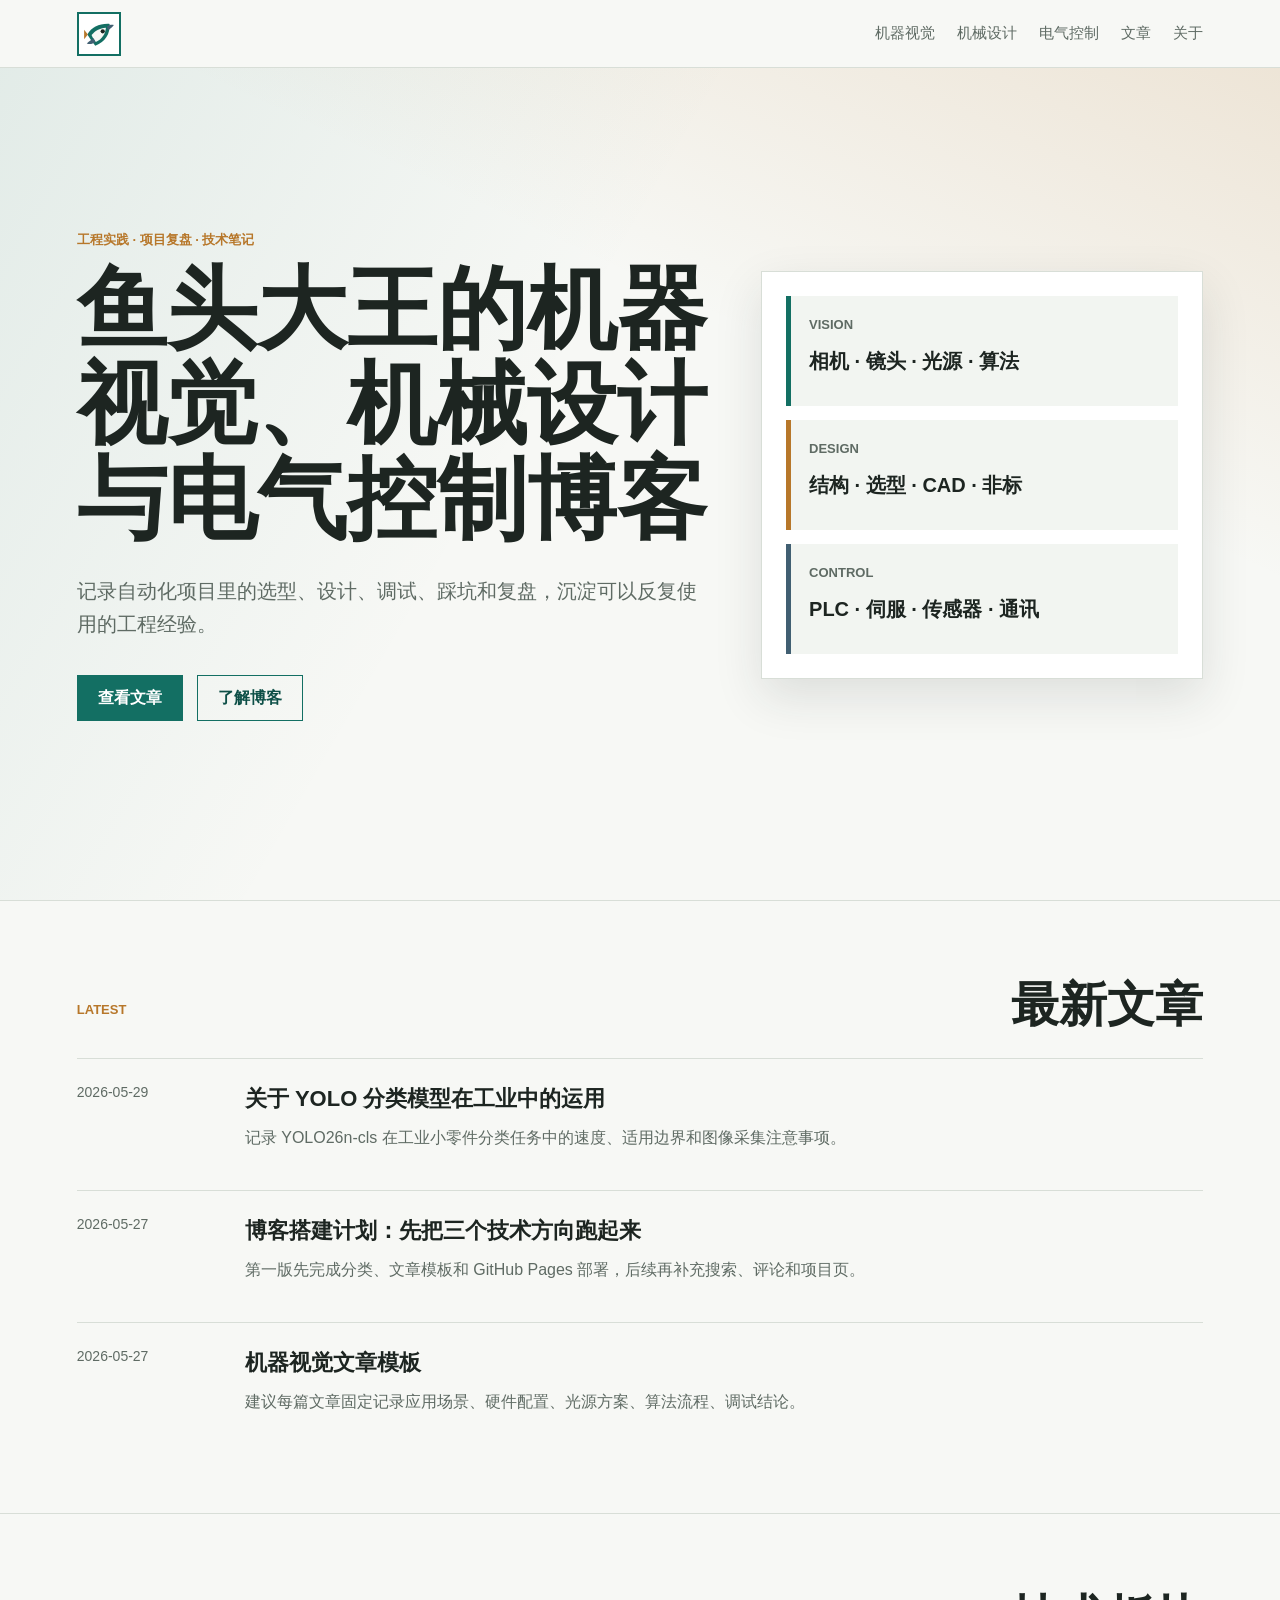
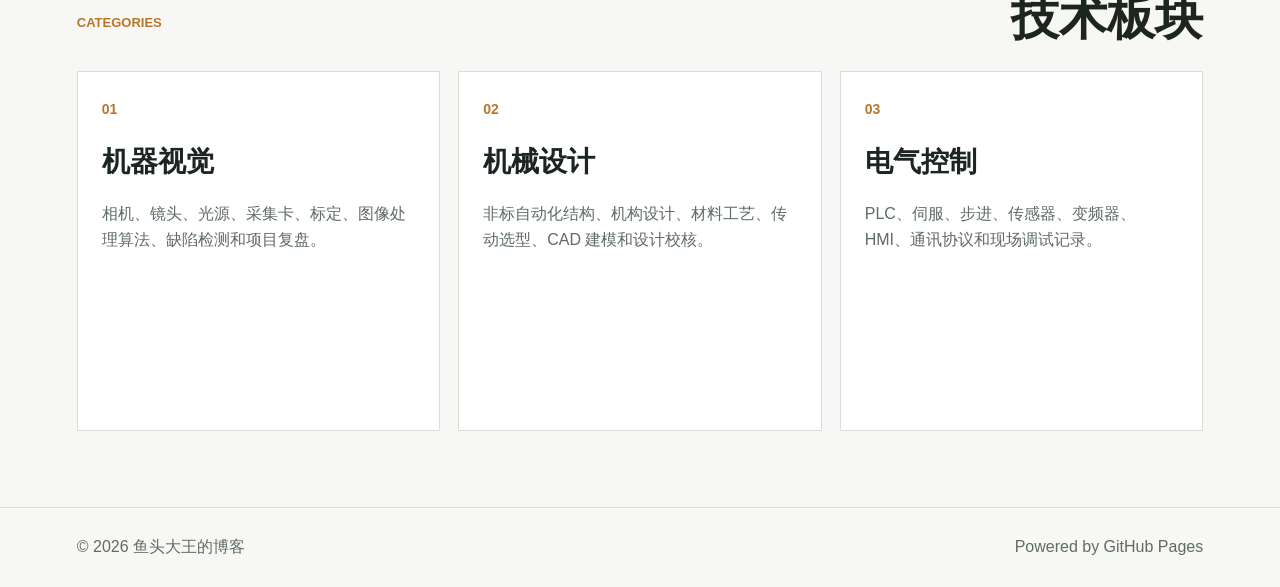
<file: index.html>
<!doctype html>
<html lang="zh-CN">
  <head>
    <meta charset="utf-8" />
    <meta name="viewport" content="width=device-width, initial-scale=1" />
    <title>鱼头大王的博客</title>
    <meta
      name="description"
      content="聚焦机器视觉、机械设计、电气控制的个人技术博客。"
    />
    <link rel="stylesheet" href="/styles.css" />
  </head>
  <body>
    <header class="site-header">
      <a class="brand" href="/" aria-label="鱼头大王的博客首页">
        <img src="/assets/fish-head.svg" alt="" />
      </a>
      <nav class="site-nav" aria-label="主导航">
        <a href="/vision/">机器视觉</a>
        <a href="/mechanical/">机械设计</a>
        <a href="/electrical/">电气控制</a>
        <a href="/posts/">文章</a>
        <a href="/about/">关于</a>
      </nav>
    </header>

    <main>
      <section class="hero">
        <div class="hero-copy">
          <p class="eyebrow">工程实践 · 项目复盘 · 技术笔记</p>
          <h1>鱼头大王的机器视觉、机械设计与电气控制博客</h1>
          <p class="hero-text">
            记录自动化项目里的选型、设计、调试、踩坑和复盘，沉淀可以反复使用的工程经验。
          </p>
          <div class="hero-actions">
            <a class="button primary" href="/posts/">查看文章</a>
            <a class="button secondary" href="/about/">了解博客</a>
          </div>
        </div>
        <div class="hero-panel" aria-label="博客主题概览">
          <a class="panel-row" href="/vision/">
            <span>Vision</span>
            <strong>相机 · 镜头 · 光源 · 算法</strong>
          </a>
          <a class="panel-row" href="/mechanical/">
            <span>Design</span>
            <strong>结构 · 选型 · CAD · 非标</strong>
          </a>
          <a class="panel-row" href="/electrical/">
            <span>Control</span>
            <strong>PLC · 伺服 · 传感器 · 通讯</strong>
          </a>
        </div>
      </section>

      <section class="section">
        <div class="section-heading">
          <p class="eyebrow">Latest</p>
          <h2>最新文章</h2>
        </div>
        <div class="article-list">
          <article class="article-item">
            <time datetime="2026-05-29">2026-05-29</time>
            <div>
              <h3><a href="/posts/yolo-classification-industrial.html">关于 YOLO 分类模型在工业中的运用</a></h3>
              <p>记录 YOLO26n-cls 在工业小零件分类任务中的速度、适用边界和图像采集注意事项。</p>
            </div>
          </article>
          <article class="article-item">
            <time datetime="2026-05-27">2026-05-27</time>
            <div>
              <h3><a href="/posts/blog-plan.html">博客搭建计划：先把三个技术方向跑起来</a></h3>
              <p>第一版先完成分类、文章模板和 GitHub Pages 部署，后续再补充搜索、评论和项目页。</p>
            </div>
          </article>
          <article class="article-item">
            <time datetime="2026-05-27">2026-05-27</time>
            <div>
              <h3><a href="/posts/vision-template.html">机器视觉文章模板</a></h3>
              <p>建议每篇文章固定记录应用场景、硬件配置、光源方案、算法流程、调试结论。</p>
            </div>
          </article>
        </div>
      </section>

      <section class="section">
        <div class="section-heading">
          <p class="eyebrow">Categories</p>
          <h2>技术板块</h2>
        </div>
        <div class="category-grid">
          <article class="category-card">
            <span class="category-index">01</span>
            <h3><a href="/vision/">机器视觉</a></h3>
            <p>相机、镜头、光源、采集卡、标定、图像处理算法、缺陷检测和项目复盘。</p>
          </article>
          <article class="category-card">
            <span class="category-index">02</span>
            <h3><a href="/mechanical/">机械设计</a></h3>
            <p>非标自动化结构、机构设计、材料工艺、传动选型、CAD 建模和设计校核。</p>
          </article>
          <article class="category-card">
            <span class="category-index">03</span>
            <h3><a href="/electrical/">电气控制</a></h3>
            <p>PLC、伺服、步进、传感器、变频器、HMI、通讯协议和现场调试记录。</p>
          </article>
        </div>
      </section>
    </main>

    <footer class="site-footer">
      <span>© 2026 鱼头大王的博客</span>
      <span>Powered by GitHub Pages</span>
    </footer>
  </body>
</html>
</file>
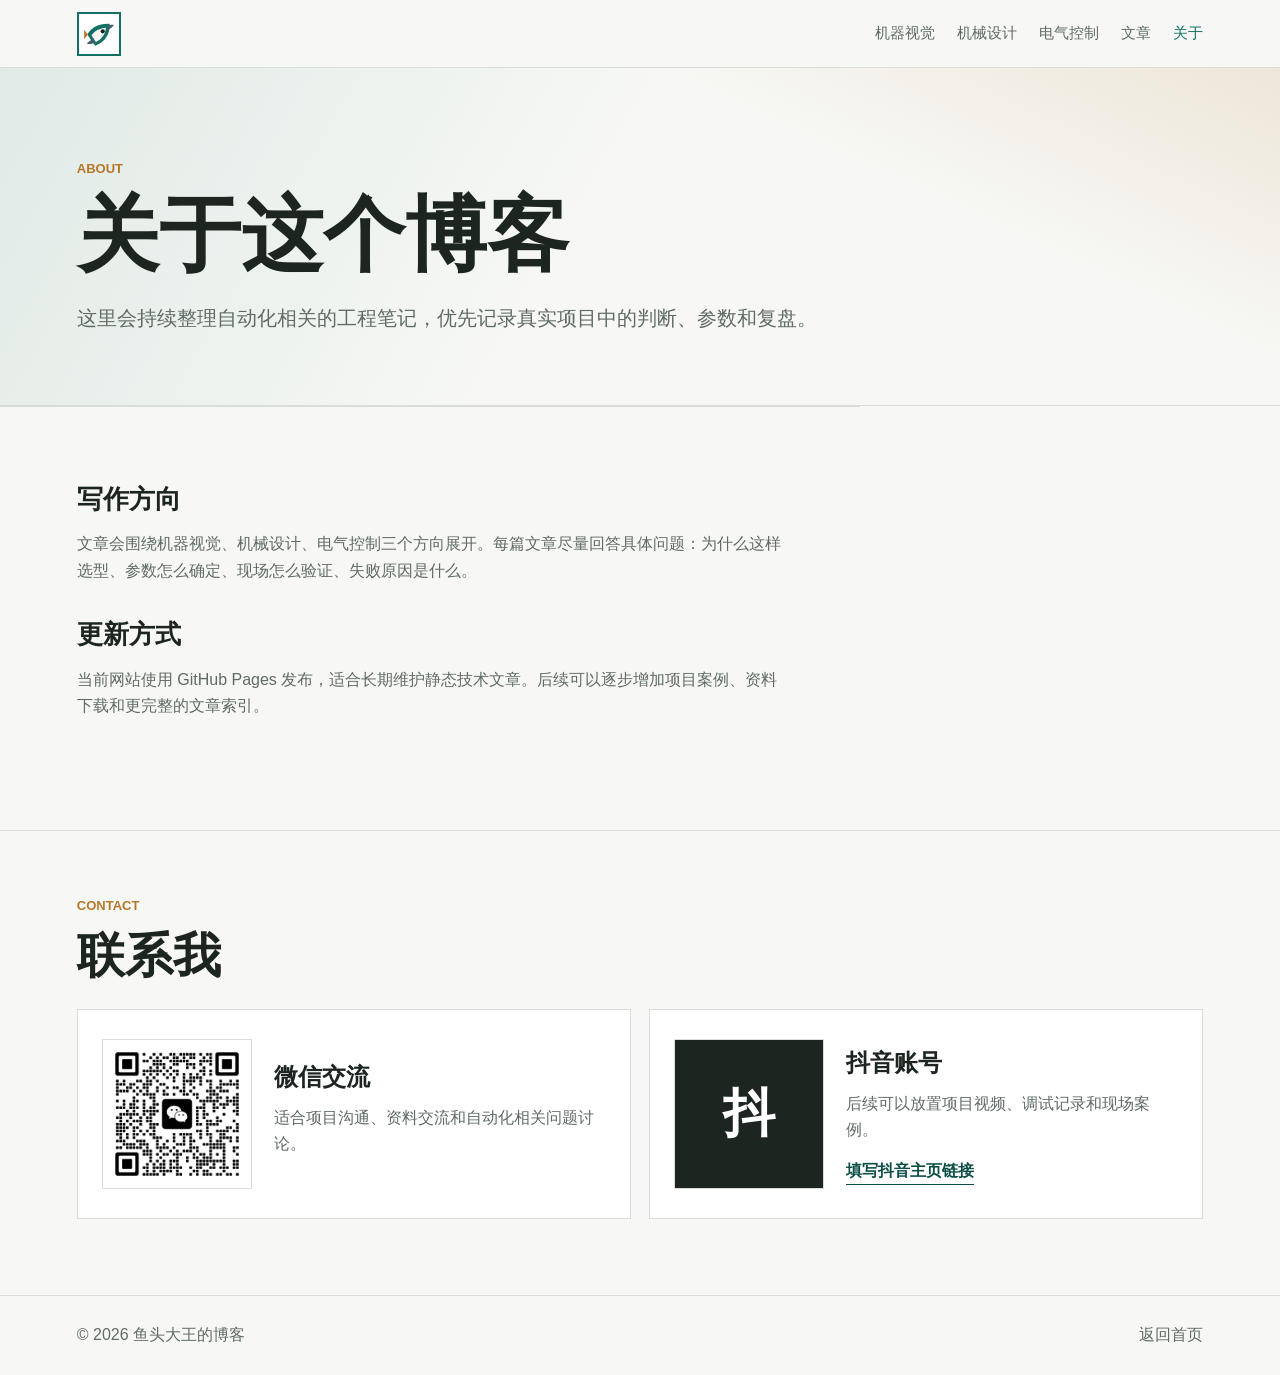
<file: about/index.html>
<!doctype html>
<html lang="zh-CN">
  <head>
    <meta charset="utf-8" />
    <meta name="viewport" content="width=device-width, initial-scale=1" />
    <title>关于 - 鱼头大王的博客</title>
    <meta name="description" content="关于鱼头大王的博客。" />
    <link rel="stylesheet" href="/styles.css" />
  </head>
  <body>
    <header class="site-header">
      <a class="brand" href="/" aria-label="鱼头大王的博客首页">
        <img src="/assets/fish-head.svg" alt="" />
      </a>
      <nav class="site-nav" aria-label="主导航">
        <a href="/vision/">机器视觉</a>
        <a href="/mechanical/">机械设计</a>
        <a href="/electrical/">电气控制</a>
        <a href="/posts/">文章</a>
        <a class="active" href="/about/">关于</a>
      </nav>
    </header>

    <main>
      <section class="page-hero">
        <p class="eyebrow">About</p>
        <h1>关于这个博客</h1>
        <p>这里会持续整理自动化相关的工程笔记，优先记录真实项目中的判断、参数和复盘。</p>
      </section>

      <section class="section narrow">
        <h2>写作方向</h2>
        <p>
          文章会围绕机器视觉、机械设计、电气控制三个方向展开。每篇文章尽量回答具体问题：为什么这样选型、参数怎么确定、现场怎么验证、失败原因是什么。
        </p>
        <h2>更新方式</h2>
        <p>
          当前网站使用 GitHub Pages 发布，适合长期维护静态技术文章。后续可以逐步增加项目案例、资料下载和更完整的文章索引。
        </p>
      </section>

      <section class="section contact-section">
        <div class="section-heading">
          <div>
            <p class="eyebrow">Contact</p>
            <h2>联系我</h2>
          </div>
        </div>
        <div class="contact-grid">
          <article class="contact-card">
            <img class="wechat-qr" src="/assets/wechat-qr.jpg" alt="微信二维码" />
            <div>
              <h3>微信交流</h3>
              <p>适合项目沟通、资料交流和自动化相关问题讨论。</p>
            </div>
          </article>

          <article class="contact-card">
            <span class="contact-icon">抖</span>
            <div>
              <h3>抖音账号</h3>
              <p>后续可以放置项目视频、调试记录和现场案例。</p>
              <a class="text-link" href="#" aria-label="抖音主页链接待填写">填写抖音主页链接</a>
            </div>
          </article>
        </div>
      </section>
    </main>

    <footer class="site-footer">
      <span>© 2026 鱼头大王的博客</span>
      <span><a href="/">返回首页</a></span>
    </footer>
  </body>
</html>
</file>
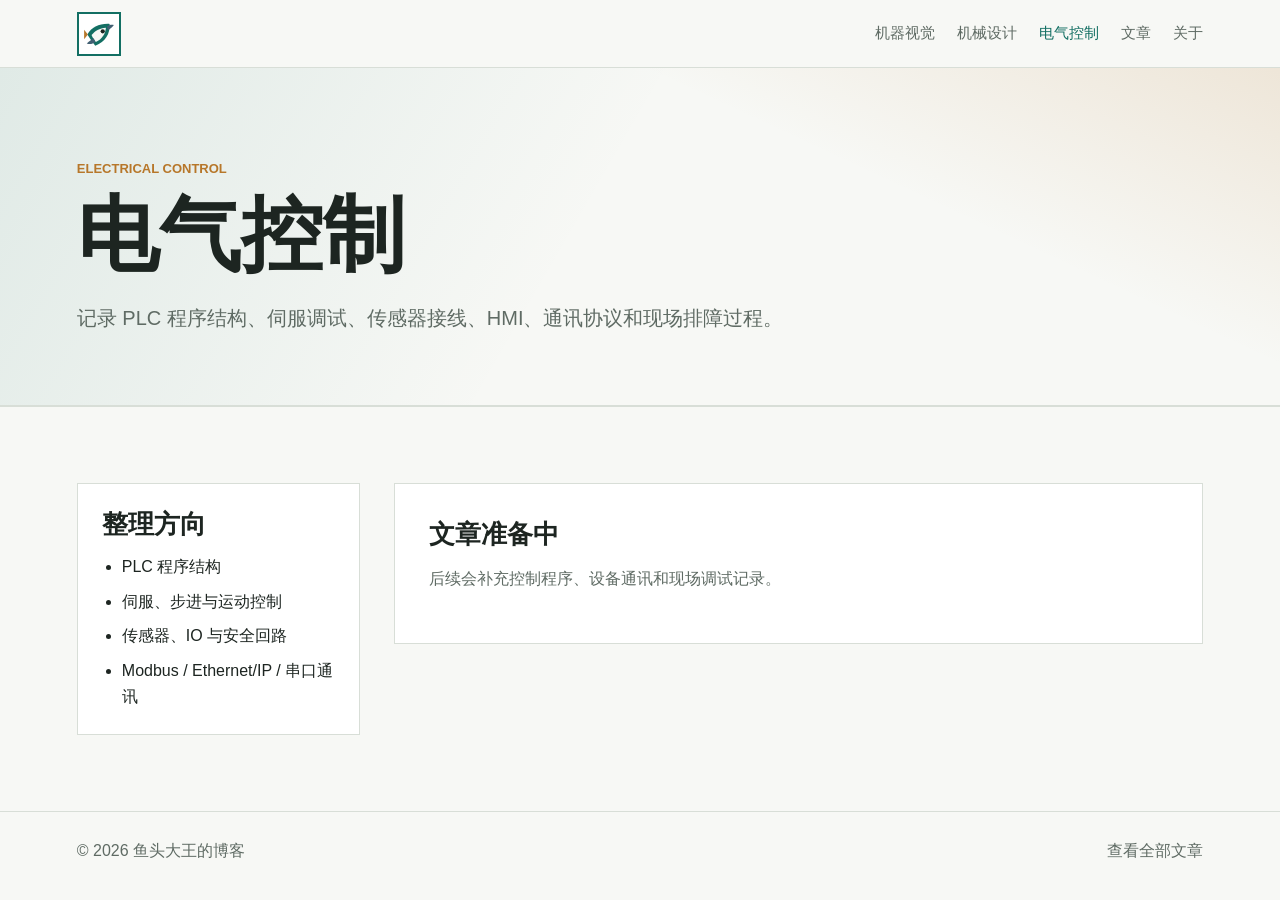
<file: electrical/index.html>
<!doctype html>
<html lang="zh-CN">
  <head>
    <meta charset="utf-8" />
    <meta name="viewport" content="width=device-width, initial-scale=1" />
    <title>电气控制 - 鱼头大王的博客</title>
    <meta name="description" content="电气控制方向的 PLC、伺服、传感器、HMI 和通讯调试笔记。" />
    <link rel="stylesheet" href="/styles.css" />
  </head>
  <body>
    <header class="site-header">
      <a class="brand" href="/" aria-label="鱼头大王的博客首页">
        <img src="/assets/fish-head.svg" alt="" />
      </a>
      <nav class="site-nav" aria-label="主导航">
        <a href="/vision/">机器视觉</a>
        <a href="/mechanical/">机械设计</a>
        <a class="active" href="/electrical/">电气控制</a>
        <a href="/posts/">文章</a>
        <a href="/about/">关于</a>
      </nav>
    </header>

    <main>
      <section class="page-hero">
        <p class="eyebrow">Electrical Control</p>
        <h1>电气控制</h1>
        <p>记录 PLC 程序结构、伺服调试、传感器接线、HMI、通讯协议和现场排障过程。</p>
      </section>

      <section class="section">
        <div class="topic-layout">
          <aside class="topic-aside">
            <h2>整理方向</h2>
            <ul>
              <li>PLC 程序结构</li>
              <li>伺服、步进与运动控制</li>
              <li>传感器、IO 与安全回路</li>
              <li>Modbus / Ethernet/IP / 串口通讯</li>
            </ul>
          </aside>
          <div class="empty-state">
            <h2>文章准备中</h2>
            <p>后续会补充控制程序、设备通讯和现场调试记录。</p>
          </div>
        </div>
      </section>
    </main>

    <footer class="site-footer">
      <span>© 2026 鱼头大王的博客</span>
      <span><a href="/posts/">查看全部文章</a></span>
    </footer>
  </body>
</html>
</file>
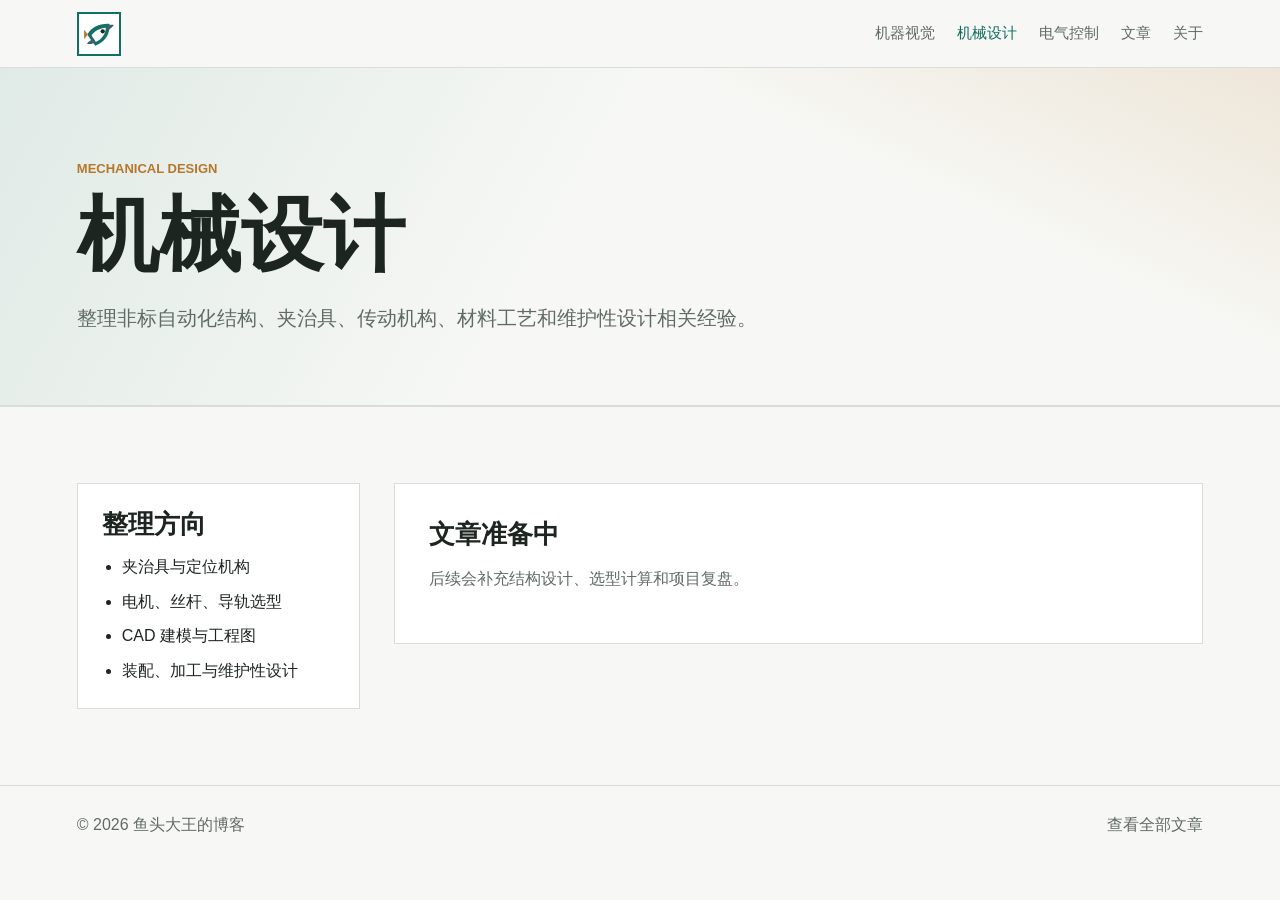
<file: mechanical/index.html>
<!doctype html>
<html lang="zh-CN">
  <head>
    <meta charset="utf-8" />
    <meta name="viewport" content="width=device-width, initial-scale=1" />
    <title>机械设计 - 鱼头大王的博客</title>
    <meta name="description" content="机械设计方向的结构设计、机构选型和非标自动化项目笔记。" />
    <link rel="stylesheet" href="/styles.css" />
  </head>
  <body>
    <header class="site-header">
      <a class="brand" href="/" aria-label="鱼头大王的博客首页">
        <img src="/assets/fish-head.svg" alt="" />
      </a>
      <nav class="site-nav" aria-label="主导航">
        <a href="/vision/">机器视觉</a>
        <a class="active" href="/mechanical/">机械设计</a>
        <a href="/electrical/">电气控制</a>
        <a href="/posts/">文章</a>
        <a href="/about/">关于</a>
      </nav>
    </header>

    <main>
      <section class="page-hero">
        <p class="eyebrow">Mechanical Design</p>
        <h1>机械设计</h1>
        <p>整理非标自动化结构、夹治具、传动机构、材料工艺和维护性设计相关经验。</p>
      </section>

      <section class="section">
        <div class="topic-layout">
          <aside class="topic-aside">
            <h2>整理方向</h2>
            <ul>
              <li>夹治具与定位机构</li>
              <li>电机、丝杆、导轨选型</li>
              <li>CAD 建模与工程图</li>
              <li>装配、加工与维护性设计</li>
            </ul>
          </aside>
          <div class="empty-state">
            <h2>文章准备中</h2>
            <p>后续会补充结构设计、选型计算和项目复盘。</p>
          </div>
        </div>
      </section>
    </main>

    <footer class="site-footer">
      <span>© 2026 鱼头大王的博客</span>
      <span><a href="/posts/">查看全部文章</a></span>
    </footer>
  </body>
</html>
</file>
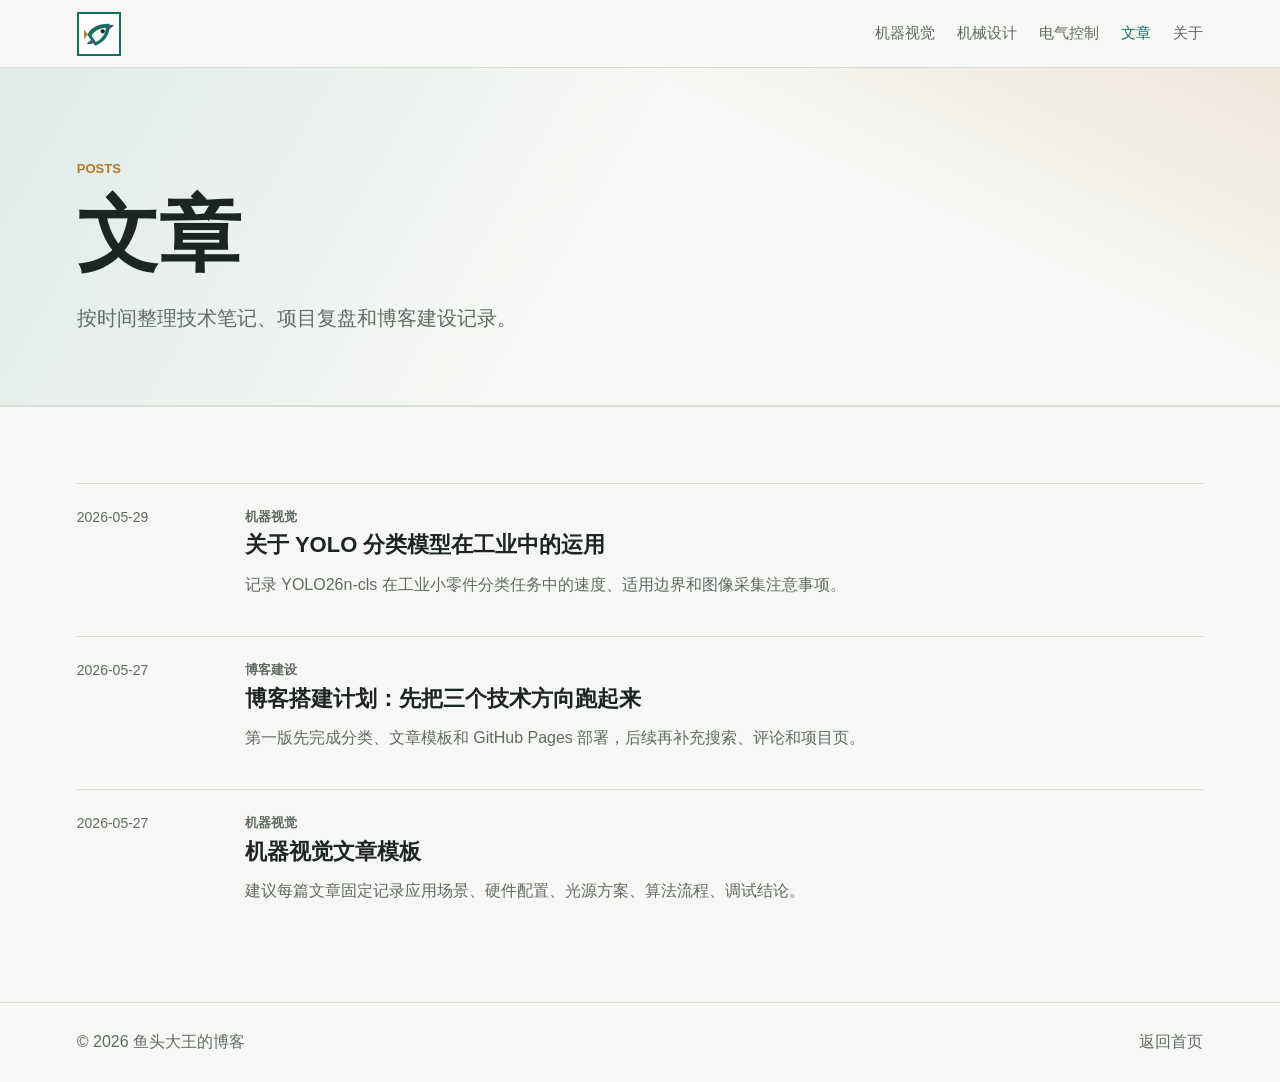
<file: posts/index.html>
<!doctype html>
<html lang="zh-CN">
  <head>
    <meta charset="utf-8" />
    <meta name="viewport" content="width=device-width, initial-scale=1" />
    <title>文章 - 鱼头大王的博客</title>
    <meta name="description" content="鱼头大王的博客文章列表。" />
    <link rel="stylesheet" href="/styles.css" />
  </head>
  <body>
    <header class="site-header">
      <a class="brand" href="/" aria-label="鱼头大王的博客首页">
        <img src="/assets/fish-head.svg" alt="" />
      </a>
      <nav class="site-nav" aria-label="主导航">
        <a href="/vision/">机器视觉</a>
        <a href="/mechanical/">机械设计</a>
        <a href="/electrical/">电气控制</a>
        <a class="active" href="/posts/">文章</a>
        <a href="/about/">关于</a>
      </nav>
    </header>

    <main>
      <section class="page-hero">
        <p class="eyebrow">Posts</p>
        <h1>文章</h1>
        <p>按时间整理技术笔记、项目复盘和博客建设记录。</p>
      </section>

      <section class="section">
        <div class="article-list">
          <article class="article-item">
            <time datetime="2026-05-29">2026-05-29</time>
            <div>
              <p class="article-category">机器视觉</p>
              <h3><a href="/posts/yolo-classification-industrial.html">关于 YOLO 分类模型在工业中的运用</a></h3>
              <p>记录 YOLO26n-cls 在工业小零件分类任务中的速度、适用边界和图像采集注意事项。</p>
            </div>
          </article>
          <article class="article-item">
            <time datetime="2026-05-27">2026-05-27</time>
            <div>
              <p class="article-category">博客建设</p>
              <h3><a href="/posts/blog-plan.html">博客搭建计划：先把三个技术方向跑起来</a></h3>
              <p>第一版先完成分类、文章模板和 GitHub Pages 部署，后续再补充搜索、评论和项目页。</p>
            </div>
          </article>
          <article class="article-item">
            <time datetime="2026-05-27">2026-05-27</time>
            <div>
              <p class="article-category">机器视觉</p>
              <h3><a href="/posts/vision-template.html">机器视觉文章模板</a></h3>
              <p>建议每篇文章固定记录应用场景、硬件配置、光源方案、算法流程、调试结论。</p>
            </div>
          </article>
        </div>
      </section>
    </main>

    <footer class="site-footer">
      <span>© 2026 鱼头大王的博客</span>
      <span><a href="/">返回首页</a></span>
    </footer>
  </body>
</html>
</file>
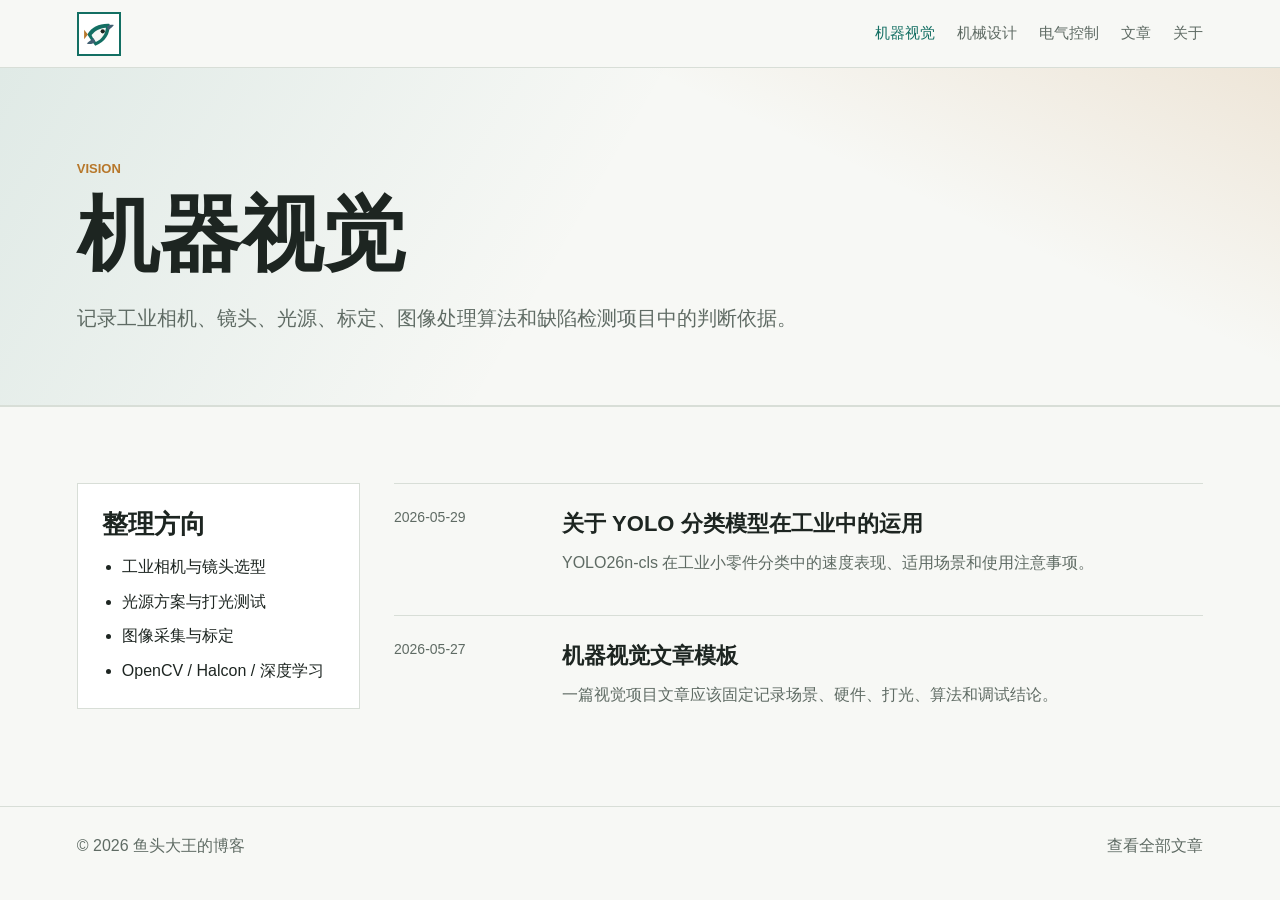
<file: vision/index.html>
<!doctype html>
<html lang="zh-CN">
  <head>
    <meta charset="utf-8" />
    <meta name="viewport" content="width=device-width, initial-scale=1" />
    <title>机器视觉 - 鱼头大王的博客</title>
    <meta name="description" content="机器视觉方向的项目笔记、选型记录和算法复盘。" />
    <link rel="stylesheet" href="/styles.css" />
  </head>
  <body>
    <header class="site-header">
      <a class="brand" href="/" aria-label="鱼头大王的博客首页">
        <img src="/assets/fish-head.svg" alt="" />
      </a>
      <nav class="site-nav" aria-label="主导航">
        <a class="active" href="/vision/">机器视觉</a>
        <a href="/mechanical/">机械设计</a>
        <a href="/electrical/">电气控制</a>
        <a href="/posts/">文章</a>
        <a href="/about/">关于</a>
      </nav>
    </header>

    <main>
      <section class="page-hero">
        <p class="eyebrow">Vision</p>
        <h1>机器视觉</h1>
        <p>记录工业相机、镜头、光源、标定、图像处理算法和缺陷检测项目中的判断依据。</p>
      </section>

      <section class="section">
        <div class="topic-layout">
          <aside class="topic-aside">
            <h2>整理方向</h2>
            <ul>
              <li>工业相机与镜头选型</li>
              <li>光源方案与打光测试</li>
              <li>图像采集与标定</li>
              <li>OpenCV / Halcon / 深度学习</li>
            </ul>
          </aside>
          <div class="article-list">
            <article class="article-item">
              <time datetime="2026-05-29">2026-05-29</time>
              <div>
                <h3><a href="/posts/yolo-classification-industrial.html">关于 YOLO 分类模型在工业中的运用</a></h3>
                <p>YOLO26n-cls 在工业小零件分类中的速度表现、适用场景和使用注意事项。</p>
              </div>
            </article>
            <article class="article-item">
              <time datetime="2026-05-27">2026-05-27</time>
              <div>
                <h3><a href="/posts/vision-template.html">机器视觉文章模板</a></h3>
                <p>一篇视觉项目文章应该固定记录场景、硬件、打光、算法和调试结论。</p>
              </div>
            </article>
          </div>
        </div>
      </section>
    </main>

    <footer class="site-footer">
      <span>© 2026 鱼头大王的博客</span>
      <span><a href="/posts/">查看全部文章</a></span>
    </footer>
  </body>
</html>
</file>
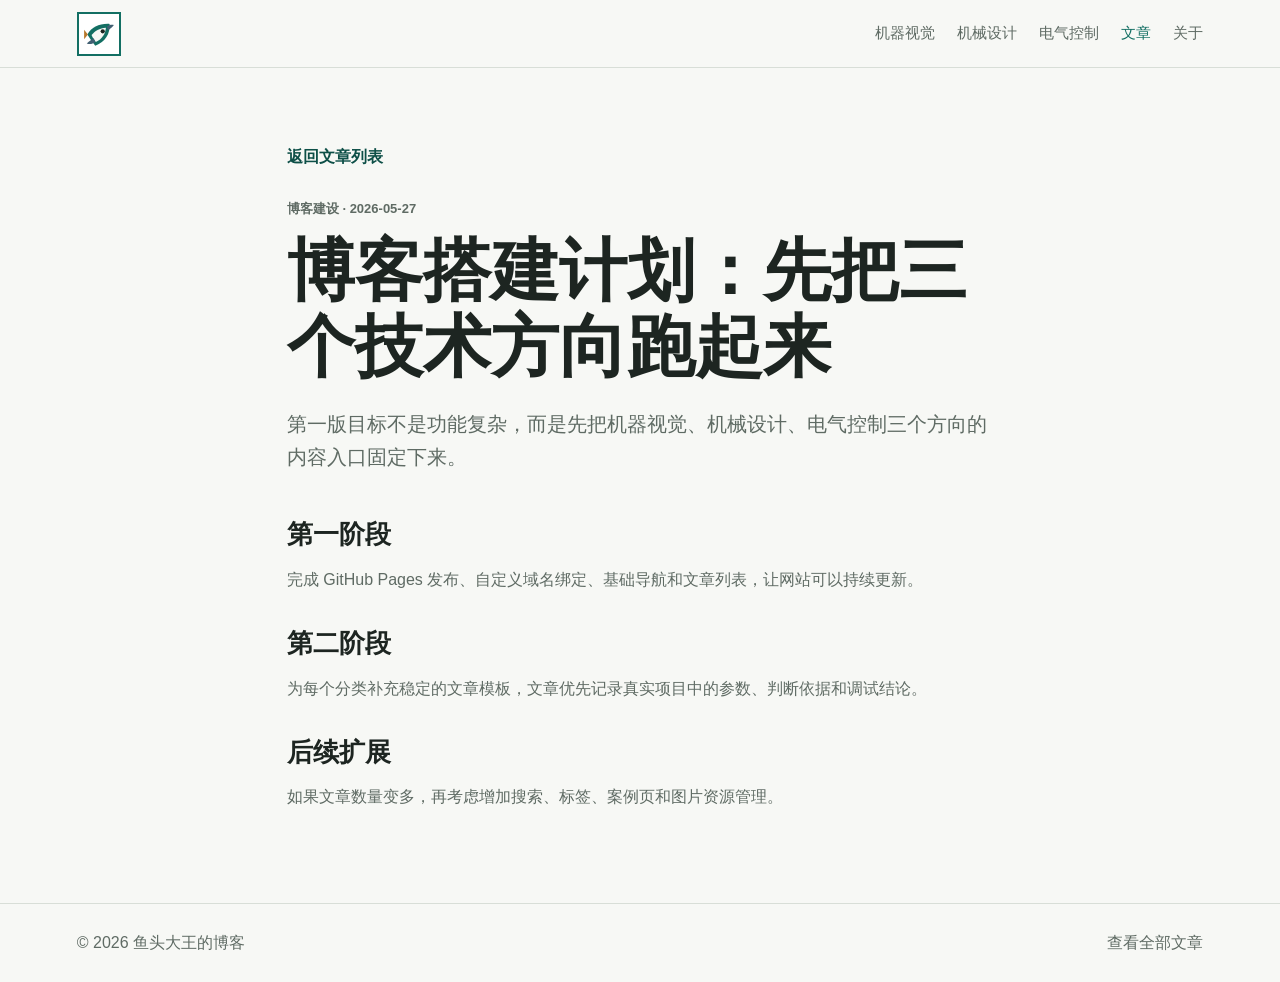
<file: posts/blog-plan.html>
<!doctype html>
<html lang="zh-CN">
  <head>
    <meta charset="utf-8" />
    <meta name="viewport" content="width=device-width, initial-scale=1" />
    <title>博客搭建计划 - 鱼头大王的博客</title>
    <meta name="description" content="鱼头大王的博客第一版搭建计划。" />
    <link rel="stylesheet" href="/styles.css" />
  </head>
  <body>
    <header class="site-header">
      <a class="brand" href="/" aria-label="鱼头大王的博客首页">
        <img src="/assets/fish-head.svg" alt="" />
      </a>
      <nav class="site-nav" aria-label="主导航">
        <a href="/vision/">机器视觉</a>
        <a href="/mechanical/">机械设计</a>
        <a href="/electrical/">电气控制</a>
        <a class="active" href="/posts/">文章</a>
        <a href="/about/">关于</a>
      </nav>
    </header>

    <main>
      <article class="post">
        <a class="back-link" href="/posts/">返回文章列表</a>
        <p class="eyebrow">博客建设 · 2026-05-27</p>
        <h1>博客搭建计划：先把三个技术方向跑起来</h1>
        <p class="lead">
          第一版目标不是功能复杂，而是先把机器视觉、机械设计、电气控制三个方向的内容入口固定下来。
        </p>

        <h2>第一阶段</h2>
        <p>完成 GitHub Pages 发布、自定义域名绑定、基础导航和文章列表，让网站可以持续更新。</p>

        <h2>第二阶段</h2>
        <p>为每个分类补充稳定的文章模板，文章优先记录真实项目中的参数、判断依据和调试结论。</p>

        <h2>后续扩展</h2>
        <p>如果文章数量变多，再考虑增加搜索、标签、案例页和图片资源管理。</p>
      </article>
    </main>

    <footer class="site-footer">
      <span>© 2026 鱼头大王的博客</span>
      <span><a href="/posts/">查看全部文章</a></span>
    </footer>
  </body>
</html>
</file>
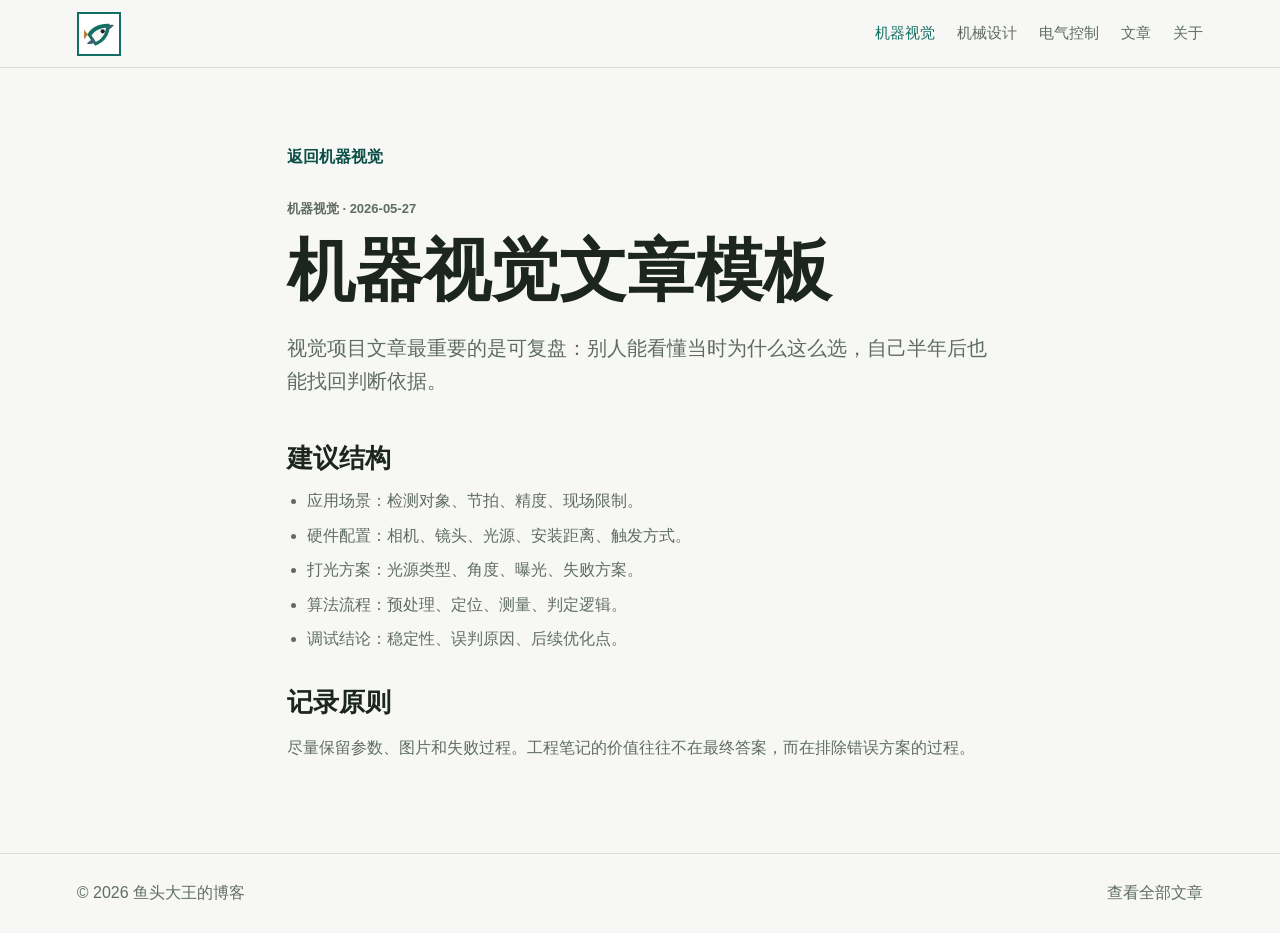
<file: posts/vision-template.html>
<!doctype html>
<html lang="zh-CN">
  <head>
    <meta charset="utf-8" />
    <meta name="viewport" content="width=device-width, initial-scale=1" />
    <title>机器视觉文章模板 - 鱼头大王的博客</title>
    <meta name="description" content="机器视觉项目复盘文章的推荐写作模板。" />
    <link rel="stylesheet" href="/styles.css" />
  </head>
  <body>
    <header class="site-header">
      <a class="brand" href="/" aria-label="鱼头大王的博客首页">
        <img src="/assets/fish-head.svg" alt="" />
      </a>
      <nav class="site-nav" aria-label="主导航">
        <a class="active" href="/vision/">机器视觉</a>
        <a href="/mechanical/">机械设计</a>
        <a href="/electrical/">电气控制</a>
        <a href="/posts/">文章</a>
        <a href="/about/">关于</a>
      </nav>
    </header>

    <main>
      <article class="post">
        <a class="back-link" href="/vision/">返回机器视觉</a>
        <p class="eyebrow">机器视觉 · 2026-05-27</p>
        <h1>机器视觉文章模板</h1>
        <p class="lead">
          视觉项目文章最重要的是可复盘：别人能看懂当时为什么这么选，自己半年后也能找回判断依据。
        </p>

        <h2>建议结构</h2>
        <ul>
          <li>应用场景：检测对象、节拍、精度、现场限制。</li>
          <li>硬件配置：相机、镜头、光源、安装距离、触发方式。</li>
          <li>打光方案：光源类型、角度、曝光、失败方案。</li>
          <li>算法流程：预处理、定位、测量、判定逻辑。</li>
          <li>调试结论：稳定性、误判原因、后续优化点。</li>
        </ul>

        <h2>记录原则</h2>
        <p>尽量保留参数、图片和失败过程。工程笔记的价值往往不在最终答案，而在排除错误方案的过程。</p>
      </article>
    </main>

    <footer class="site-footer">
      <span>© 2026 鱼头大王的博客</span>
      <span><a href="/posts/">查看全部文章</a></span>
    </footer>
  </body>
</html>
</file>
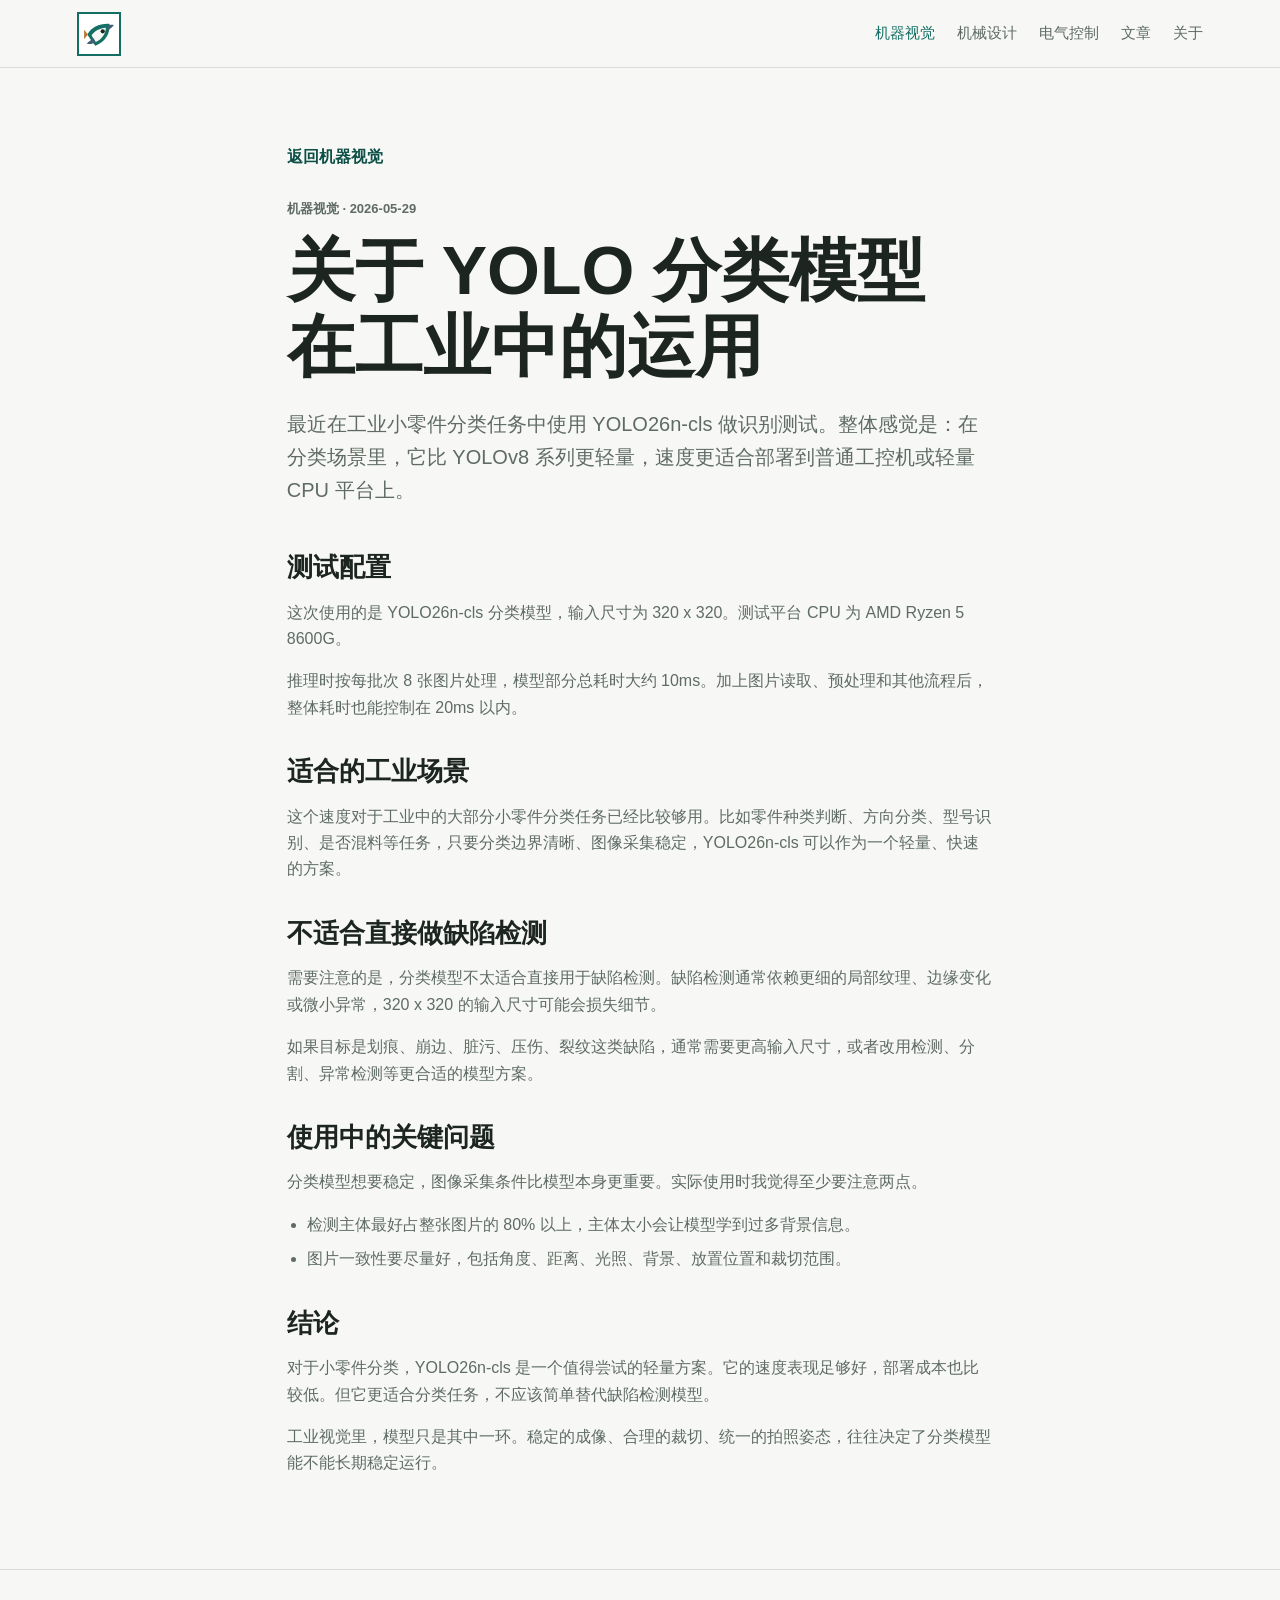
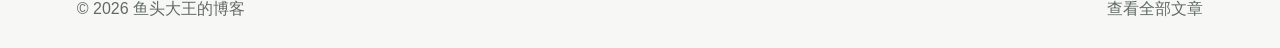
<file: posts/yolo-classification-industrial.html>
<!doctype html>
<html lang="zh-CN">
  <head>
    <meta charset="utf-8" />
    <meta name="viewport" content="width=device-width, initial-scale=1" />
    <title>关于 YOLO 分类模型在工业中的运用 - 鱼头大王的博客</title>
    <meta
      name="description"
      content="记录 YOLO26n-cls 分类模型在工业小零件识别任务中的速度、适用场景和使用注意事项。"
    />
    <link rel="stylesheet" href="/styles.css" />
  </head>
  <body>
    <header class="site-header">
      <a class="brand" href="/" aria-label="鱼头大王的博客首页">
        <img src="/assets/fish-head.svg" alt="" />
      </a>
      <nav class="site-nav" aria-label="主导航">
        <a class="active" href="/vision/">机器视觉</a>
        <a href="/mechanical/">机械设计</a>
        <a href="/electrical/">电气控制</a>
        <a href="/posts/">文章</a>
        <a href="/about/">关于</a>
      </nav>
    </header>

    <main>
      <article class="post">
        <a class="back-link" href="/vision/">返回机器视觉</a>
        <p class="eyebrow">机器视觉 · 2026-05-29</p>
        <h1>关于 YOLO 分类模型在工业中的运用</h1>
        <p class="lead">
          最近在工业小零件分类任务中使用 YOLO26n-cls 做识别测试。整体感觉是：在分类场景里，它比 YOLOv8
          系列更轻量，速度更适合部署到普通工控机或轻量 CPU 平台上。
        </p>

        <h2>测试配置</h2>
        <p>这次使用的是 YOLO26n-cls 分类模型，输入尺寸为 320 x 320。测试平台 CPU 为 AMD Ryzen 5 8600G。</p>
        <p>
          推理时按每批次 8 张图片处理，模型部分总耗时大约 10ms。加上图片读取、预处理和其他流程后，整体耗时也能控制在
          20ms 以内。
        </p>

        <h2>适合的工业场景</h2>
        <p>
          这个速度对于工业中的大部分小零件分类任务已经比较够用。比如零件种类判断、方向分类、型号识别、是否混料等任务，只要分类边界清晰、图像采集稳定，YOLO26n-cls
          可以作为一个轻量、快速的方案。
        </p>

        <h2>不适合直接做缺陷检测</h2>
        <p>
          需要注意的是，分类模型不太适合直接用于缺陷检测。缺陷检测通常依赖更细的局部纹理、边缘变化或微小异常，320 x 320
          的输入尺寸可能会损失细节。
        </p>
        <p>
          如果目标是划痕、崩边、脏污、压伤、裂纹这类缺陷，通常需要更高输入尺寸，或者改用检测、分割、异常检测等更合适的模型方案。
        </p>

        <h2>使用中的关键问题</h2>
        <p>分类模型想要稳定，图像采集条件比模型本身更重要。实际使用时我觉得至少要注意两点。</p>
        <ul>
          <li>检测主体最好占整张图片的 80% 以上，主体太小会让模型学到过多背景信息。</li>
          <li>图片一致性要尽量好，包括角度、距离、光照、背景、放置位置和裁切范围。</li>
        </ul>

        <h2>结论</h2>
        <p>
          对于小零件分类，YOLO26n-cls 是一个值得尝试的轻量方案。它的速度表现足够好，部署成本也比较低。但它更适合分类任务，不应该简单替代缺陷检测模型。
        </p>
        <p>
          工业视觉里，模型只是其中一环。稳定的成像、合理的裁切、统一的拍照姿态，往往决定了分类模型能不能长期稳定运行。
        </p>
      </article>
    </main>

    <footer class="site-footer">
      <span>© 2026 鱼头大王的博客</span>
      <span><a href="/posts/">查看全部文章</a></span>
    </footer>
  </body>
</html>
</file>
<file: styles.css>
:root {
  color-scheme: light;
  --bg: #f7f8f5;
  --text: #1d2521;
  --muted: #5f6b64;
  --line: #d8ded7;
  --panel: #ffffff;
  --accent: #136f63;
  --accent-dark: #0d4f47;
  --gold: #b7772a;
  --steel: #415f72;
  --shadow: 0 18px 45px rgba(35, 45, 40, 0.12);
}

* {
  box-sizing: border-box;
}

html {
  scroll-behavior: smooth;
}

body {
  margin: 0;
  background: var(--bg);
  color: var(--text);
  font-family: "Microsoft YaHei", "PingFang SC", "Noto Sans SC", Arial, sans-serif;
  line-height: 1.65;
}

a {
  color: inherit;
  text-decoration: none;
}

.site-header {
  position: sticky;
  top: 0;
  z-index: 20;
  display: flex;
  align-items: center;
  justify-content: space-between;
  gap: 24px;
  min-height: 68px;
  padding: 0 6vw;
  background: rgba(247, 248, 245, 0.92);
  border-bottom: 1px solid var(--line);
  backdrop-filter: blur(14px);
}

.brand {
  display: inline-grid;
  place-items: center;
  width: 44px;
  height: 44px;
  border: 2px solid var(--accent);
  background: #fff;
}

.brand img {
  display: block;
  width: 34px;
  height: 34px;
}

.site-nav {
  display: flex;
  align-items: center;
  gap: 22px;
  color: var(--muted);
  font-size: 15px;
}

.site-nav a:hover,
.article-item a:hover,
.site-nav .active {
  color: var(--accent);
}

.hero {
  display: grid;
  grid-template-columns: minmax(0, 1.18fr) minmax(320px, 0.82fr);
  gap: 48px;
  align-items: center;
  min-height: calc(100vh - 68px);
  padding: 8vh 6vw 10vh;
  background:
    linear-gradient(120deg, rgba(19, 111, 99, 0.09), transparent 42%),
    linear-gradient(25deg, transparent 64%, rgba(183, 119, 42, 0.15));
}

.eyebrow {
  margin: 0 0 12px;
  color: var(--gold);
  font-size: 13px;
  font-weight: 700;
  letter-spacing: 0;
  text-transform: uppercase;
}

h1,
h2,
h3,
p {
  overflow-wrap: anywhere;
}

h1 {
  max-width: 860px;
  margin: 0;
  font-size: clamp(42px, 7vw, 92px);
  line-height: 1.06;
  letter-spacing: 0;
}

.hero-text {
  max-width: 680px;
  margin: 28px 0 0;
  color: var(--muted);
  font-size: 20px;
}

.hero-actions {
  display: flex;
  flex-wrap: wrap;
  gap: 14px;
  margin-top: 34px;
}

.button {
  display: inline-flex;
  align-items: center;
  justify-content: center;
  min-height: 46px;
  padding: 0 20px;
  border: 1px solid var(--accent);
  font-weight: 700;
}

.button.primary {
  background: var(--accent);
  color: #fff;
}

.button.secondary {
  color: var(--accent-dark);
}

.hero-panel {
  display: grid;
  gap: 14px;
  padding: 24px;
  background: var(--panel);
  border: 1px solid var(--line);
  box-shadow: var(--shadow);
}

.panel-row {
  display: block;
  min-height: 110px;
  padding: 18px;
  border-left: 5px solid var(--accent);
  background: #f2f5f1;
  transition: transform 0.18s ease, border-color 0.18s ease;
}

.panel-row:hover {
  transform: translateX(4px);
}

.panel-row:nth-child(2) {
  border-left-color: var(--gold);
}

.panel-row:nth-child(3) {
  border-left-color: var(--steel);
}

.panel-row span {
  display: block;
  margin-bottom: 12px;
  color: var(--muted);
  font-size: 13px;
  font-weight: 700;
  text-transform: uppercase;
}

.panel-row strong {
  display: block;
  font-size: 20px;
  line-height: 1.45;
}

.section {
  padding: 76px 6vw;
  border-top: 1px solid var(--line);
}

.page-hero {
  padding: 90px 6vw 70px;
  background:
    linear-gradient(120deg, rgba(19, 111, 99, 0.1), transparent 46%),
    linear-gradient(25deg, transparent 68%, rgba(183, 119, 42, 0.14));
  border-bottom: 1px solid var(--line);
}

.page-hero h1 {
  max-width: 900px;
  margin: 0;
  font-size: clamp(42px, 7vw, 82px);
  line-height: 1.08;
}

.page-hero p:last-child {
  max-width: 760px;
  margin: 22px 0 0;
  color: var(--muted);
  font-size: 20px;
}

.section-heading {
  display: flex;
  align-items: end;
  justify-content: space-between;
  gap: 28px;
  margin-bottom: 26px;
}

.section-heading h2 {
  margin: 0;
  font-size: clamp(28px, 4vw, 48px);
  line-height: 1.15;
}

.contact-section {
  padding-top: 64px;
}

.contact-grid {
  display: grid;
  grid-template-columns: repeat(2, minmax(0, 1fr));
  gap: 18px;
}

.contact-card {
  display: grid;
  grid-template-columns: 150px minmax(0, 1fr);
  gap: 22px;
  align-items: center;
  min-height: 210px;
  padding: 24px;
  background: var(--panel);
  border: 1px solid var(--line);
}

.contact-card h3 {
  margin: 0 0 8px;
  font-size: 24px;
}

.contact-card p {
  margin: 0 0 14px;
  color: var(--muted);
}

.wechat-qr,
.contact-icon {
  display: grid;
  place-items: center;
  width: 150px;
  height: 150px;
  background: #f2f5f1;
  border: 1px solid var(--line);
}

.wechat-qr {
  display: block;
  object-fit: cover;
}

.contact-icon {
  color: #fff;
  background: var(--text);
  font-size: 52px;
  font-weight: 900;
}

.text-link {
  display: inline-flex;
  color: var(--accent-dark);
  font-weight: 800;
  border-bottom: 1px solid currentColor;
}

.article-list {
  display: grid;
  gap: 16px;
}

.article-item {
  display: grid;
  grid-template-columns: 150px 1fr;
  gap: 18px;
  padding: 22px 0;
  border-top: 1px solid var(--line);
}

.article-item time {
  color: var(--muted);
  font-size: 14px;
}

.article-item h3 {
  margin: 0 0 8px;
  font-size: 22px;
}

.article-item p {
  margin: 0;
  color: var(--muted);
}

.article-category {
  margin: 0 0 6px;
  color: var(--gold);
  font-size: 13px;
  font-weight: 800;
}

.category-grid {
  display: grid;
  grid-template-columns: repeat(3, minmax(0, 1fr));
  gap: 18px;
}

.category-card {
  min-height: 360px;
  padding: 24px;
  background: var(--panel);
  border: 1px solid var(--line);
}

.category-index {
  color: var(--gold);
  font-size: 14px;
  font-weight: 800;
}

.category-card h3 {
  margin: 16px 0 12px;
  font-size: 28px;
}

.category-card p,
.about p {
  color: var(--muted);
}

.category-card ul {
  margin: 22px 0 0;
  padding-left: 20px;
  color: #34413b;
}

.category-card li + li {
  margin-top: 8px;
}

.about {
  max-width: 980px;
}

.topic-layout {
  display: grid;
  grid-template-columns: minmax(240px, 0.35fr) minmax(0, 1fr);
  gap: 34px;
  align-items: start;
}

.topic-aside {
  padding: 24px;
  background: var(--panel);
  border: 1px solid var(--line);
}

.topic-aside h2,
.empty-state h2,
.narrow h2,
.post h2 {
  margin: 0 0 14px;
  font-size: 26px;
  line-height: 1.25;
}

.topic-aside ul,
.post ul {
  margin: 0;
  padding-left: 20px;
}

.topic-aside li + li,
.post li + li {
  margin-top: 8px;
}

.empty-state {
  padding: 34px;
  background: var(--panel);
  border: 1px solid var(--line);
}

.empty-state p,
.narrow p,
.post p,
.post li {
  color: var(--muted);
}

.narrow {
  max-width: 860px;
}

.narrow h2 + p {
  margin-bottom: 34px;
}

.post {
  max-width: 860px;
  margin: 0 auto;
  padding: 76px 6vw;
}

.post h1 {
  margin: 0;
  font-size: clamp(38px, 6vw, 68px);
  line-height: 1.12;
}

.post .lead {
  margin: 24px 0 44px;
  font-size: 20px;
}

.post h2 {
  margin-top: 34px;
}

.back-link {
  display: inline-flex;
  margin-bottom: 28px;
  color: var(--accent-dark);
  font-weight: 700;
}

.site-footer {
  display: flex;
  justify-content: space-between;
  gap: 18px;
  padding: 26px 6vw;
  color: var(--muted);
  border-top: 1px solid var(--line);
}

@media (max-width: 900px) {
  .site-header {
    align-items: flex-start;
    flex-direction: column;
    padding-top: 14px;
    padding-bottom: 14px;
  }

  .site-nav {
    flex-wrap: wrap;
    gap: 12px 18px;
  }

  .hero {
    grid-template-columns: 1fr;
    min-height: auto;
    padding-top: 52px;
  }

  .category-grid {
    grid-template-columns: 1fr;
  }

  .article-item {
    grid-template-columns: 1fr;
  }

  .topic-layout {
    grid-template-columns: 1fr;
  }

  .contact-grid {
    grid-template-columns: 1fr;
  }
}

@media (max-width: 560px) {
  h1 {
    font-size: 40px;
  }

  .hero-text {
    font-size: 17px;
  }

  .hero-actions,
  .site-footer {
    flex-direction: column;
  }

  .button {
    width: 100%;
  }

  .contact-card {
    grid-template-columns: 1fr;
  }
}
</file>
